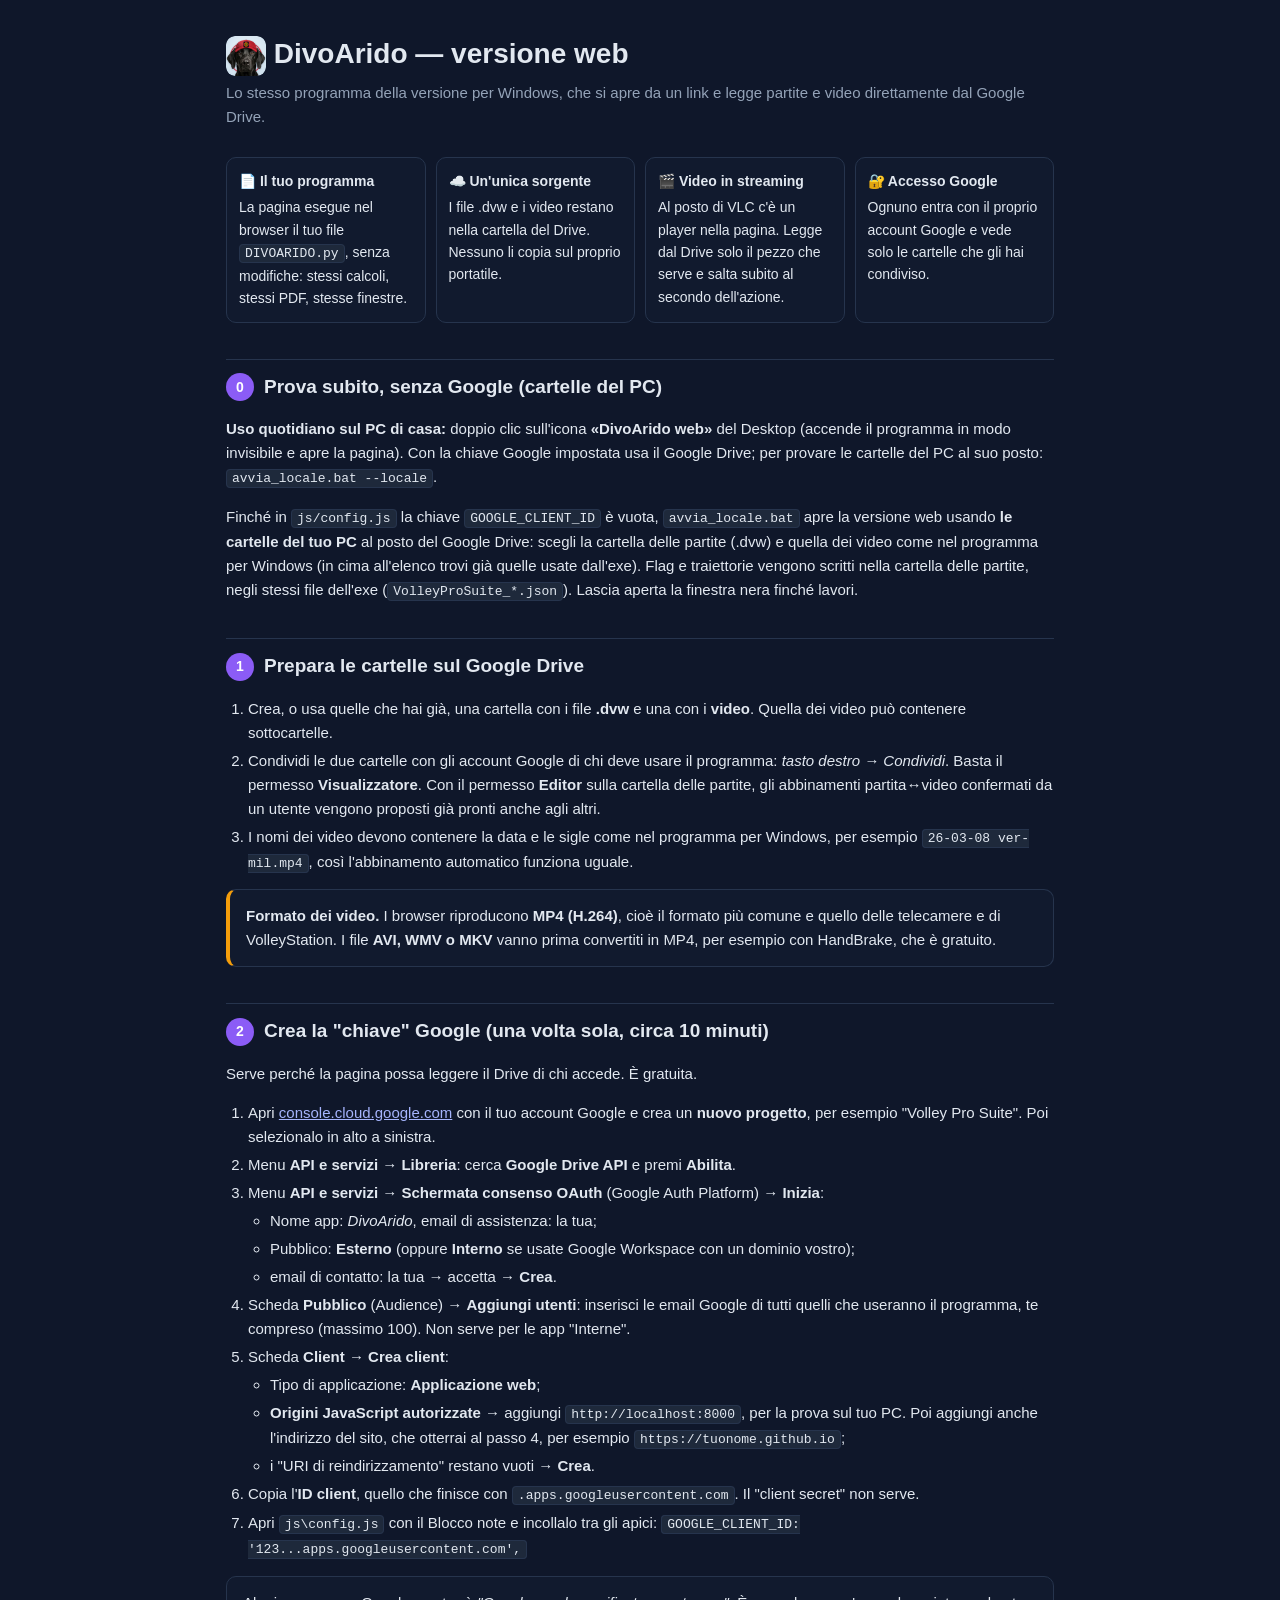
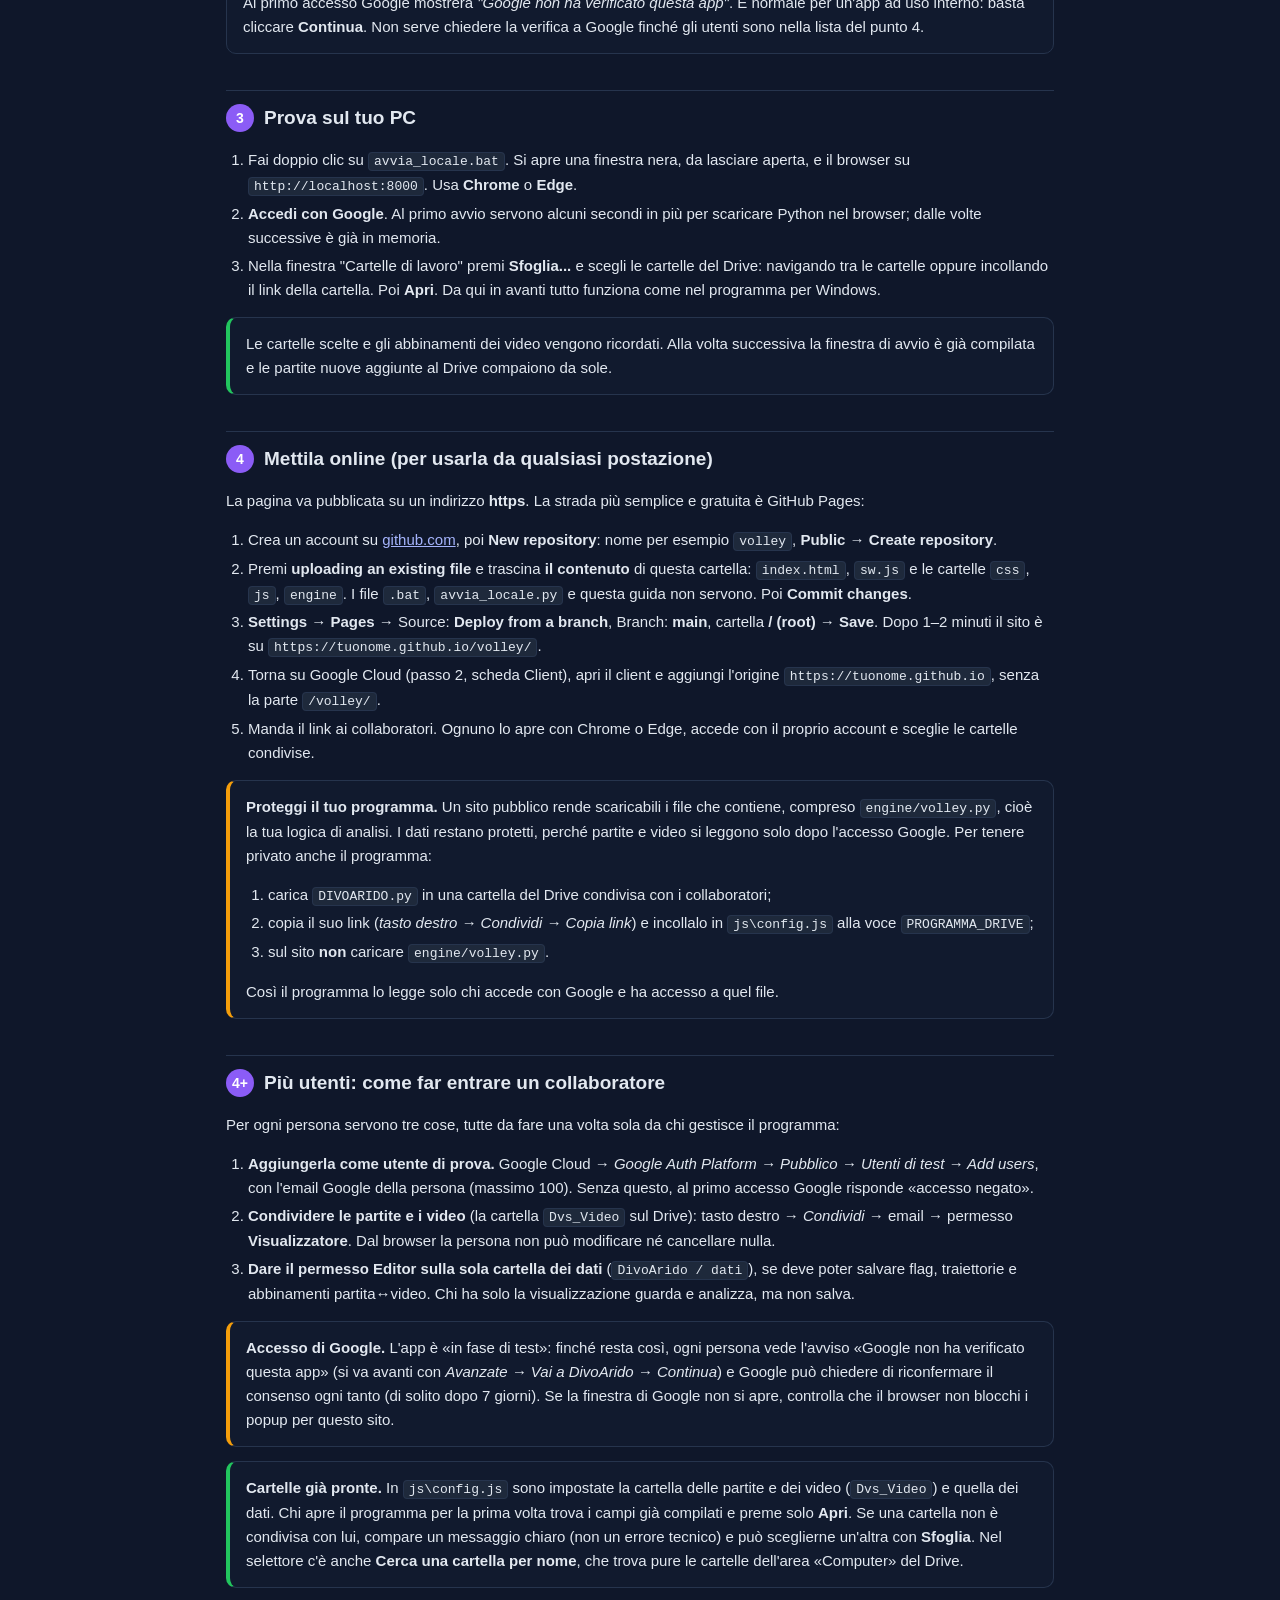
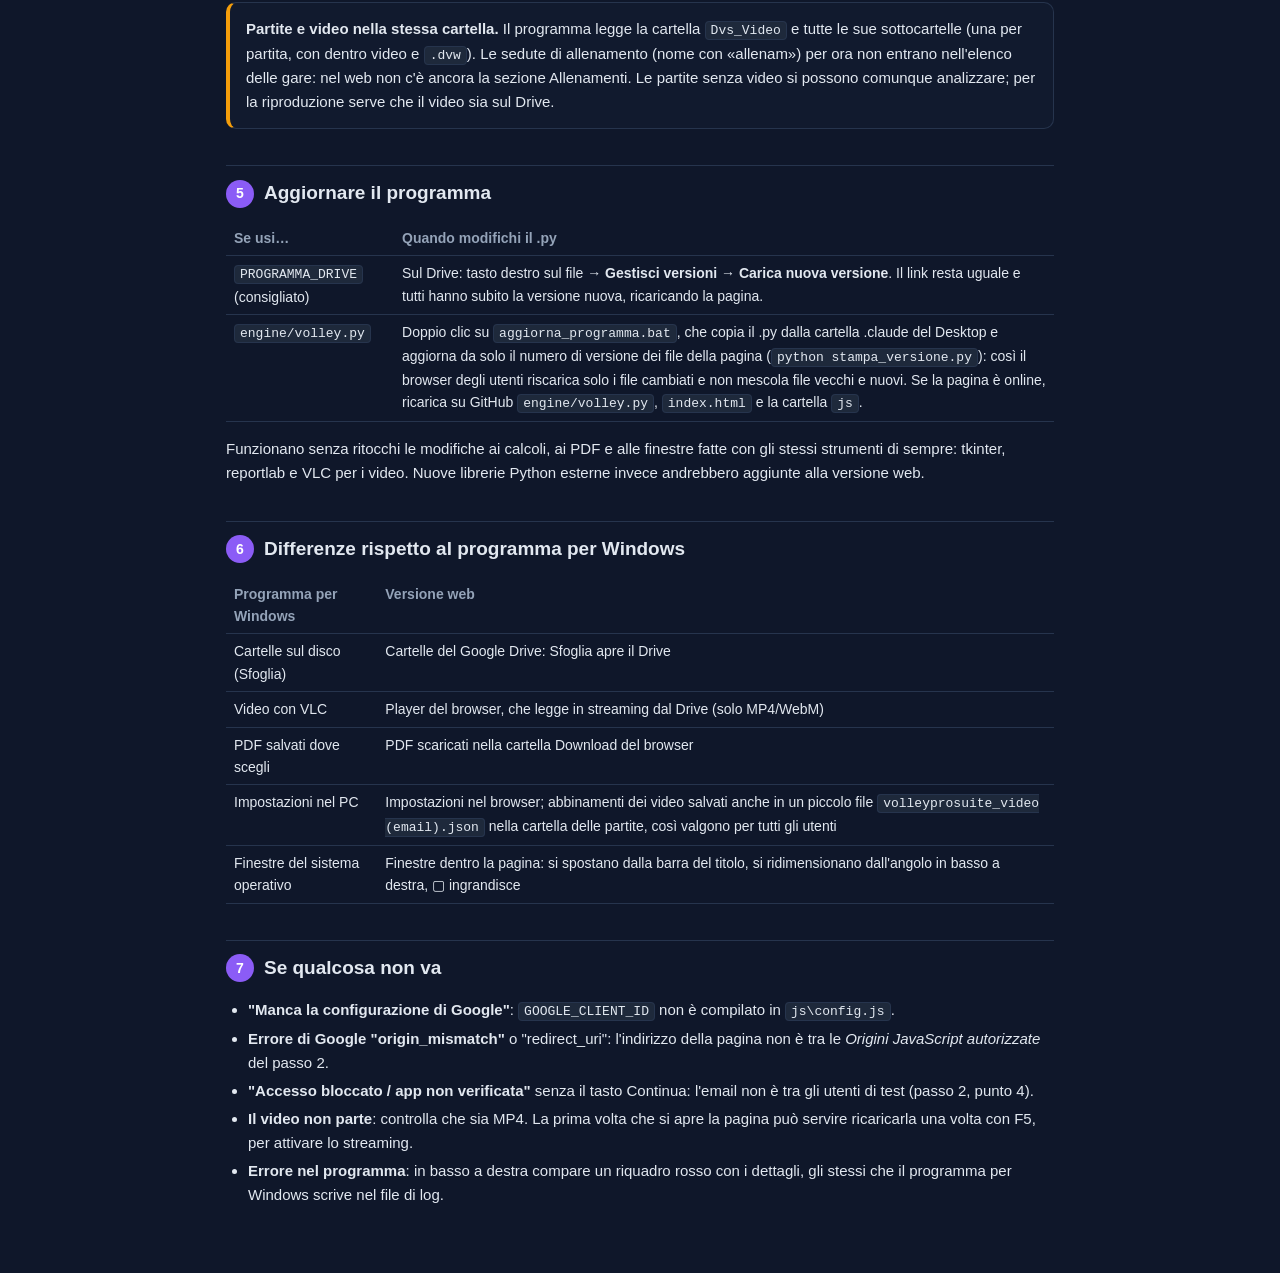
<file: LEGGIMI.html>
<!doctype html>
<html lang="it">
<head>
<meta charset="utf-8">
<meta name="viewport" content="width=device-width, initial-scale=1">
<title>DivoArido web — Guida</title>
<style>
  :root { --bg:#0f172a; --card:#111a2e; --bordo:#26344d; --testo:#e2e8f0; --tenue:#94a3b8; --acc:#8b5cf6; --ok:#22c55e; --att:#f59e0b; }
  * { box-sizing: border-box; }
  body { margin:0; background:var(--bg); color:var(--testo); font:15px/1.6 "Segoe UI", Helvetica, Arial, sans-serif; }
  main { max-width: 860px; margin: 0 auto; padding: 32px 16px 80px; }
  h1 { font-size: 28px; margin: 0 0 4px; }
  .sotto { color: var(--tenue); margin: 0 0 28px; }
  h2 { font-size: 19px; margin: 36px 0 12px; padding-top: 12px; border-top: 1px solid var(--bordo); display:flex; gap:10px; align-items:center; }
  h2 .n { background: var(--acc); color:#fff; border-radius: 50%; width: 28px; height: 28px; display:inline-grid; place-items:center; font-size: 14px; flex: 0 0 auto; }
  h3 { font-size: 15px; margin: 20px 0 6px; color: #c4b5fd; }
  ol, ul { padding-left: 22px; }
  li { margin: 4px 0; }
  code, kbd { background:#1e293b; border:1px solid var(--bordo); border-radius:4px; padding:1px 5px; font-family: Consolas, monospace; font-size: 13px; }
  .card { background: var(--card); border:1px solid var(--bordo); border-radius: 10px; padding: 14px 16px; margin: 14px 0; }
  .nota { border-left: 4px solid var(--att); }
  .ok { border-left: 4px solid var(--ok); }
  .schema { display:grid; grid-template-columns: repeat(auto-fit, minmax(190px, 1fr)); gap: 10px; margin: 14px 0; }
  .schema div { background: var(--card); border:1px solid var(--bordo); border-radius: 10px; padding: 12px; font-size: 14px; }
  .schema b { display:block; margin-bottom: 4px; }
  table { border-collapse: collapse; width: 100%; font-size: 14px; }
  td, th { border-bottom: 1px solid var(--bordo); padding: 6px 8px; text-align: left; vertical-align: top; }
  th { color: var(--tenue); font-weight: 600; }
  a { color: #a5b4fc; }
</style>
</head>
<body>
<main>
<h1><img src="img/logo_128.png" alt="" width="40" height="40" style="vertical-align:middle;border-radius:9px"> DivoArido — versione web</h1>
<p class="sotto">Lo stesso programma della versione per Windows, che si apre da un link e legge partite e video direttamente dal Google Drive.</p>

<div class="schema">
  <div><b>📄 Il tuo programma</b>La pagina esegue nel browser il tuo file <code>DIVOARIDO.py</code>, senza modifiche: stessi calcoli, stessi PDF, stesse finestre.</div>
  <div><b>☁️ Un'unica sorgente</b>I file .dvw e i video restano nella cartella del Drive. Nessuno li copia sul proprio portatile.</div>
  <div><b>🎬 Video in streaming</b>Al posto di VLC c'è un player nella pagina. Legge dal Drive solo il pezzo che serve e salta subito al secondo dell'azione.</div>
  <div><b>🔐 Accesso Google</b>Ognuno entra con il proprio account Google e vede solo le cartelle che gli hai condiviso.</div>
</div>

<h2><span class="n">0</span> Prova subito, senza Google (cartelle del PC)</h2>
<p><b>Uso quotidiano sul PC di casa:</b> doppio clic sull'icona <b>«DivoArido web»</b> del Desktop (accende il programma in modo invisibile e apre la pagina). Con la chiave Google impostata usa il Google Drive; per provare le cartelle del PC al suo posto: <code>avvia_locale.bat --locale</code>.</p>
<p>Finché in <code>js/config.js</code> la chiave <code>GOOGLE_CLIENT_ID</code> è vuota, <code>avvia_locale.bat</code> apre la versione web
usando <b>le cartelle del tuo PC</b> al posto del Google Drive: scegli la cartella delle partite (.dvw) e quella dei video come nel programma
per Windows (in cima all'elenco trovi già quelle usate dall'exe). Flag e traiettorie vengono scritti nella cartella delle partite, negli stessi file
dell'exe (<code>VolleyProSuite_*.json</code>). Lascia aperta la finestra nera finché lavori.</p>
<h2><span class="n">1</span> Prepara le cartelle sul Google Drive</h2>
<ol>
  <li>Crea, o usa quelle che hai già, una cartella con i file <b>.dvw</b> e una con i <b>video</b>. Quella dei video può contenere sottocartelle.</li>
  <li>Condividi le due cartelle con gli account Google di chi deve usare il programma: <i>tasto destro → Condividi</i>. Basta il permesso <b>Visualizzatore</b>. Con il permesso <b>Editor</b> sulla cartella delle partite, gli abbinamenti partita↔video confermati da un utente vengono proposti già pronti anche agli altri.</li>
  <li>I nomi dei video devono contenere la data e le sigle come nel programma per Windows, per esempio <code>26-03-08 ver-mil.mp4</code>, così l'abbinamento automatico funziona uguale.</li>
</ol>
<div class="card nota"><b>Formato dei video.</b> I browser riproducono <b>MP4 (H.264)</b>, cioè il formato più comune e quello delle telecamere e di VolleyStation. I file <b>AVI, WMV o MKV</b> vanno prima convertiti in MP4, per esempio con HandBrake, che è gratuito.</div>

<h2><span class="n">2</span> Crea la "chiave" Google (una volta sola, circa 10 minuti)</h2>
<p>Serve perché la pagina possa leggere il Drive di chi accede. È gratuita.</p>
<ol>
  <li>Apri <a href="https://console.cloud.google.com/projectcreate" target="_blank">console.cloud.google.com</a> con il tuo account Google e crea un <b>nuovo progetto</b>, per esempio "Volley Pro Suite". Poi selezionalo in alto a sinistra.</li>
  <li>Menu <b>API e servizi → Libreria</b>: cerca <b>Google Drive API</b> e premi <b>Abilita</b>.</li>
  <li>Menu <b>API e servizi → Schermata consenso OAuth</b> (Google Auth Platform) → <b>Inizia</b>:
    <ul>
      <li>Nome app: <i>DivoArido</i>, email di assistenza: la tua;</li>
      <li>Pubblico: <b>Esterno</b> (oppure <b>Interno</b> se usate Google Workspace con un dominio vostro);</li>
      <li>email di contatto: la tua → accetta → <b>Crea</b>.</li>
    </ul>
  </li>
  <li>Scheda <b>Pubblico</b> (Audience) → <b>Aggiungi utenti</b>: inserisci le email Google di tutti quelli che useranno il programma, te compreso (massimo 100). Non serve per le app "Interne".</li>
  <li>Scheda <b>Client</b> → <b>Crea client</b>:
    <ul>
      <li>Tipo di applicazione: <b>Applicazione web</b>;</li>
      <li><b>Origini JavaScript autorizzate</b> → aggiungi <code>http://localhost:8000</code>, per la prova sul tuo PC. Poi aggiungi anche l'indirizzo del sito, che otterrai al passo 4, per esempio <code>https://tuonome.github.io</code>;</li>
      <li>i "URI di reindirizzamento" restano vuoti → <b>Crea</b>.</li>
    </ul>
  </li>
  <li>Copia l'<b>ID client</b>, quello che finisce con <code>.apps.googleusercontent.com</code>. Il "client secret" non serve.</li>
  <li>Apri <code>js\config.js</code> con il Blocco note e incollalo tra gli apici: <code>GOOGLE_CLIENT_ID: '123...apps.googleusercontent.com',</code></li>
</ol>
<div class="card">Al primo accesso Google mostrerà <i>"Google non ha verificato questa app"</i>. È normale per un'app ad uso interno: basta cliccare <b>Continua</b>. Non serve chiedere la verifica a Google finché gli utenti sono nella lista del punto 4.</div>

<h2><span class="n">3</span> Prova sul tuo PC</h2>
<ol>
  <li>Fai doppio clic su <code>avvia_locale.bat</code>. Si apre una finestra nera, da lasciare aperta, e il browser su <code>http://localhost:8000</code>. Usa <b>Chrome</b> o <b>Edge</b>.</li>
  <li><b>Accedi con Google</b>. Al primo avvio servono alcuni secondi in più per scaricare Python nel browser; dalle volte successive è già in memoria.</li>
  <li>Nella finestra "Cartelle di lavoro" premi <b>Sfoglia...</b> e scegli le cartelle del Drive: navigando tra le cartelle oppure incollando il link della cartella. Poi <b>Apri</b>. Da qui in avanti tutto funziona come nel programma per Windows.</li>
</ol>
<div class="card ok">Le cartelle scelte e gli abbinamenti dei video vengono ricordati. Alla volta successiva la finestra di avvio è già compilata e le partite nuove aggiunte al Drive compaiono da sole.</div>

<h2><span class="n">4</span> Mettila online (per usarla da qualsiasi postazione)</h2>
<p>La pagina va pubblicata su un indirizzo <b>https</b>. La strada più semplice e gratuita è GitHub Pages:</p>
<ol>
  <li>Crea un account su <a href="https://github.com/signup" target="_blank">github.com</a>, poi <b>New repository</b>: nome per esempio <code>volley</code>, <b>Public</b> → <b>Create repository</b>.</li>
  <li>Premi <b>uploading an existing file</b> e trascina <b>il contenuto</b> di questa cartella: <code>index.html</code>, <code>sw.js</code> e le cartelle <code>css</code>, <code>js</code>, <code>engine</code>. I file <code>.bat</code>, <code>avvia_locale.py</code> e questa guida non servono. Poi <b>Commit changes</b>.</li>
  <li><b>Settings → Pages</b> → Source: <b>Deploy from a branch</b>, Branch: <b>main</b>, cartella <b>/ (root)</b> → <b>Save</b>. Dopo 1–2 minuti il sito è su <code>https://tuonome.github.io/volley/</code>.</li>
  <li>Torna su Google Cloud (passo 2, scheda Client), apri il client e aggiungi l'origine <code>https://tuonome.github.io</code>, senza la parte <code>/volley/</code>.</li>
  <li>Manda il link ai collaboratori. Ognuno lo apre con Chrome o Edge, accede con il proprio account e sceglie le cartelle condivise.</li>
</ol>
<div class="card nota"><b>Proteggi il tuo programma.</b> Un sito pubblico rende scaricabili i file che contiene, compreso <code>engine/volley.py</code>, cioè la tua logica di analisi. I dati restano protetti, perché partite e video si leggono solo dopo l'accesso Google. Per tenere privato anche il programma:
  <ol>
    <li>carica <code>DIVOARIDO.py</code> in una cartella del Drive condivisa con i collaboratori;</li>
    <li>copia il suo link (<i>tasto destro → Condividi → Copia link</i>) e incollalo in <code>js\config.js</code> alla voce <code>PROGRAMMA_DRIVE</code>;</li>
    <li>sul sito <b>non</b> caricare <code>engine/volley.py</code>.</li>
  </ol>
  Così il programma lo legge solo chi accede con Google e ha accesso a quel file.</div>

<h2><span class="n">4+</span> Più utenti: come far entrare un collaboratore</h2>
<p>Per ogni persona servono tre cose, tutte da fare una volta sola da chi gestisce il programma:</p>
<ol>
  <li><b>Aggiungerla come utente di prova.</b> Google Cloud → <i>Google Auth Platform → Pubblico → Utenti di test → Add users</i>, con l'email Google della persona (massimo 100). Senza questo, al primo accesso Google risponde «accesso negato».</li>
  <li><b>Condividere le partite e i video</b> (la cartella <code>Dvs_Video</code> sul Drive): tasto destro → <i>Condividi</i> → email → permesso <b>Visualizzatore</b>. Dal browser la persona non può modificare né cancellare nulla.</li>
  <li><b>Dare il permesso Editor sulla sola cartella dei dati</b> (<code>DivoArido / dati</code>), se deve poter salvare flag, traiettorie e abbinamenti partita↔video. Chi ha solo la visualizzazione guarda e analizza, ma non salva.</li>
</ol>
<div class="card nota"><b>Accesso di Google.</b> L'app è «in fase di test»: finché resta così, ogni persona vede l'avviso «Google non ha verificato questa app» (si va avanti con <i>Avanzate → Vai a DivoArido → Continua</i>) e Google può chiedere di riconfermare il consenso ogni tanto (di solito dopo 7 giorni). Se la finestra di Google non si apre, controlla che il browser non blocchi i popup per questo sito.</div>
<div class="card ok"><b>Cartelle già pronte.</b> In <code>js\config.js</code> sono impostate la cartella delle partite e dei video (<code>Dvs_Video</code>) e quella dei dati. Chi apre il programma per la prima volta trova i campi già compilati e preme solo <b>Apri</b>. Se una cartella non è condivisa con lui, compare un messaggio chiaro (non un errore tecnico) e può sceglierne un'altra con <b>Sfoglia</b>. Nel selettore c'è anche <b>Cerca una cartella per nome</b>, che trova pure le cartelle dell'area «Computer» del Drive.</div>
<div class="card nota"><b>Partite e video nella stessa cartella.</b> Il programma legge la cartella <code>Dvs_Video</code> e tutte le sue sottocartelle (una per partita, con dentro video e <code>.dvw</code>). Le sedute di allenamento (nome con «allenam») per ora non entrano nell'elenco delle gare: nel web non c'è ancora la sezione Allenamenti. Le partite senza video si possono comunque analizzare; per la riproduzione serve che il video sia sul Drive.</div>

<h2><span class="n">5</span> Aggiornare il programma</h2>
<table>
  <tr><th>Se usi…</th><th>Quando modifichi il .py</th></tr>
  <tr><td><code>PROGRAMMA_DRIVE</code> (consigliato)</td><td>Sul Drive: tasto destro sul file → <b>Gestisci versioni → Carica nuova versione</b>. Il link resta uguale e tutti hanno subito la versione nuova, ricaricando la pagina.</td></tr>
  <tr><td><code>engine/volley.py</code></td><td>Doppio clic su <code>aggiorna_programma.bat</code>, che copia il .py dalla cartella .claude del Desktop e aggiorna da solo il numero di versione dei file della pagina (<code>python stampa_versione.py</code>): così il browser degli utenti riscarica solo i file cambiati e non mescola file vecchi e nuovi. Se la pagina è online, ricarica su GitHub <code>engine/volley.py</code>, <code>index.html</code> e la cartella <code>js</code>.</td></tr>
</table>
<p>Funzionano senza ritocchi le modifiche ai calcoli, ai PDF e alle finestre fatte con gli stessi strumenti di sempre: tkinter, reportlab e VLC per i video. Nuove librerie Python esterne invece andrebbero aggiunte alla versione web.</p>

<h2><span class="n">6</span> Differenze rispetto al programma per Windows</h2>
<table>
  <tr><th>Programma per Windows</th><th>Versione web</th></tr>
  <tr><td>Cartelle sul disco (Sfoglia)</td><td>Cartelle del Google Drive: Sfoglia apre il Drive</td></tr>
  <tr><td>Video con VLC</td><td>Player del browser, che legge in streaming dal Drive (solo MP4/WebM)</td></tr>
  <tr><td>PDF salvati dove scegli</td><td>PDF scaricati nella cartella Download del browser</td></tr>
  <tr><td>Impostazioni nel PC</td><td>Impostazioni nel browser; abbinamenti dei video salvati anche in un piccolo file <code>volleyprosuite_video (email).json</code> nella cartella delle partite, così valgono per tutti gli utenti</td></tr>
  <tr><td>Finestre del sistema operativo</td><td>Finestre dentro la pagina: si spostano dalla barra del titolo, si ridimensionano dall'angolo in basso a destra, ▢ ingrandisce</td></tr>
</table>

<h2><span class="n">7</span> Se qualcosa non va</h2>
<ul>
  <li><b>"Manca la configurazione di Google"</b>: <code>GOOGLE_CLIENT_ID</code> non è compilato in <code>js\config.js</code>.</li>
  <li><b>Errore di Google "origin_mismatch"</b> o "redirect_uri": l'indirizzo della pagina non è tra le <i>Origini JavaScript autorizzate</i> del passo 2.</li>
  <li><b>"Accesso bloccato / app non verificata"</b> senza il tasto Continua: l'email non è tra gli utenti di test (passo 2, punto 4).</li>
  <li><b>Il video non parte</b>: controlla che sia MP4. La prima volta che si apre la pagina può servire ricaricarla una volta con F5, per attivare lo streaming.</li>
  <li><b>Errore nel programma</b>: in basso a destra compare un riquadro rosso con i dettagli, gli stessi che il programma per Windows scrive nel file di log.</li>
</ul>
</main>
</body>
</html>
</file>
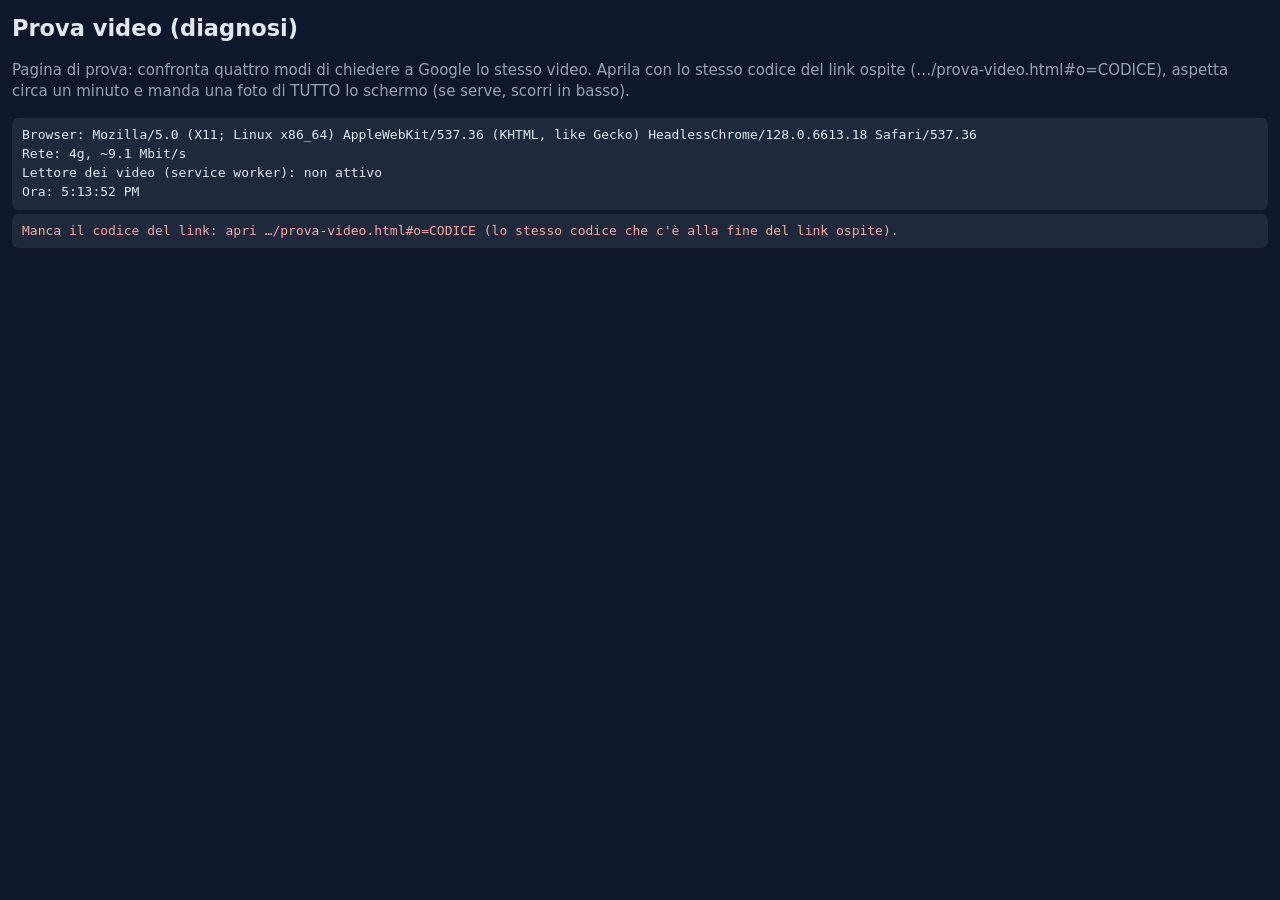
<file: prova-video.html>
<!doctype html>
<html lang="it">
<head>
<meta charset="utf-8">
<meta name="viewport" content="width=device-width, initial-scale=1">
<meta name="referrer" content="no-referrer-when-downgrade">
<title>Prova video</title>
<style>
  body { font: 15px/1.45 system-ui, -apple-system, sans-serif; background: #0f172a; color: #e2e8f0; margin: 12px; }
  h2 { margin: 0 0 6px; } h3 { margin: 16px 0 4px; font-size: 16px; }
  pre { white-space: pre-wrap; word-break: break-word; background: #1e293b; padding: 8px 10px; border-radius: 6px; margin: 4px 0; font-size: 13px; }
  .ok { color: #86efac; } .ko { color: #fca5a5; } .nota { color: #94a3b8; }
  video { width: 100%; max-height: 140px; background: #000; margin-top: 4px; }
</style>
<script src="js/config.js"></script>
</head>
<body>
<h2>Prova video (diagnosi)</h2>
<p class="nota">Pagina di prova: confronta quattro modi di chiedere a Google lo stesso video. Aprila con lo stesso codice del link ospite (…/prova-video.html#o=CODICE),
aspetta circa un minuto e manda una foto di TUTTO lo schermo (se serve, scorri in basso).</p>
<pre id="intro">Preparo…</pre>
<div id="out"></div>
<script type="module">
import { DriveOspite, tokenOspiteDaUrl } from './js/ospite.js';

const CFG = window.VPS_CONFIG || {};
const $ = (id) => document.getElementById(id);
const out = $('out');
const attesa = (ms) => new Promise((x) => setTimeout(x, ms));
const riga = (cls, t) => { const p = document.createElement('pre'); if (cls) p.className = cls; p.textContent = t; out.lastElementChild ? out.append(p) : out.append(p); return p; };
const titolo = (t) => { const h = document.createElement('h3'); h.textContent = t; out.append(h); };

$('intro').textContent = 'Browser: ' + navigator.userAgent + '\nRete: ' + ((navigator.connection && (navigator.connection.effectiveType + ', ~' + navigator.connection.downlink + ' Mbit/s')) || 'n.d.') +
  '\nLettore dei video (service worker): ' + (navigator.serviceWorker ? (navigator.serviceWorker.controller ? 'attivo' : 'non attivo') : 'non supportato') + '\nOra: ' + new Date().toLocaleTimeString();

// prova con l'elemento <video> (come fa la pagina vera): quanto ci mette ad avere i dati e con quale errore finisce
function provaVideo(url, ms = 15000) {
  return new Promise((ok) => {
    const v = document.createElement('video');
    v.muted = true; v.playsInline = true; v.preload = 'auto'; v.controls = true;
    out.append(v);
    const t0 = performance.now();
    let fine = false;
    const chiudi = (esito) => { if (fine) return; fine = true; clearTimeout(timer); ok({ esito, ms: Math.round(performance.now() - t0), pronto: v.readyState, rete: v.networkState, w: v.videoWidth, h: v.videoHeight, dur: isFinite(v.duration) ? Math.round(v.duration) : null, err: v.error ? v.error.code + (v.error.message ? ' ' + v.error.message : '') : null, el: v }); };
    const timer = setTimeout(() => chiudi('nessuna risposta in ' + ms / 1000 + ' s'), ms);
    v.addEventListener('loadedmetadata', () => chiudi('metadati ricevuti'));
    v.addEventListener('error', () => chiudi('errore'));
    v.src = url;
    v.load();
  });
}

// prova con fetch (solo intestazioni): risposta e tempi
async function provaFetch(url, ms = 8000) {
  const ac = new AbortController(); const t = setTimeout(() => ac.abort(), ms); const t0 = performance.now();
  try {
    const r = await fetch(url, { signal: ac.signal });
    const dt = Math.round(performance.now() - t0);
    let det = '';
    if (!r.ok) { try { det = (await r.text()).slice(0, 200).replace(/\s+/g, ' '); } catch (e) {} }
    else det = (r.headers.get('content-type') || '') + ' ' + (r.headers.get('content-length') || '') + ' ' + (r.headers.get('accept-ranges') || '');
    try { ac.abort(); } catch (e) {}
    return { ok: r.ok, testo: 'stato ' + r.status + ' in ' + dt + ' ms ' + det.trim() };
  } catch (e) { return { ok: false, testo: 'nessuna risposta: ' + ((e && e.name) || '') + ' ' + ((e && e.message) || '') + ' dopo ' + Math.round(performance.now() - t0) + ' ms' }; }
  finally { clearTimeout(t); }
}

(async () => {
  const codice = tokenOspiteDaUrl();
  if (!codice) { riga('ko', 'Manca il codice del link: apri …/prova-video.html#o=CODICE (lo stesso codice che c\'è alla fine del link ospite).'); return; }
  let d;
  try { d = new DriveOspite(CFG, codice); await d.apri(); } catch (e) { riga('ko', 'Il link non risponde: ' + ((e && e.message) || e)); return; }
  const dati = d.datiVideoSW();
  const api = String(d.api || 'https://www.googleapis.com/drive/v3').replace(/\/$/, '');
  const gare = (d.info.gare || []).filter((g) => g.v);
  riga('nota', 'Link valido. Partite con video: ' + gare.length + '. Chiave API presente: ' + (dati.key ? 'sì' : 'NO') + '. Chiavi di risorsa: ' + Object.keys(dati.claves || {}).length);
  const g = gare[0];
  if (!g) { riga('ko', 'Nessun video nel link.'); return; }
  const id = g.v;
  riga('nota', 'Video provato: ' + (g.r || g.n) + ' (' + (g.z ? Math.round(g.z / 1048576) + ' MB' : 'peso n.d.') + ')');
  const k = encodeURIComponent(dati.key || '');
  const varianti = [
    ['A. Google API con chiave (come la pagina)', `${api}/files/${encodeURIComponent(id)}?alt=media&supportsAllDrives=true&key=${k}`],
    ['B. drive.usercontent.google.com (download diretto)', `https://drive.usercontent.google.com/download?id=${encodeURIComponent(id)}&export=download&confirm=t`],
    ['C. drive.google.com/uc (download classico)', `https://drive.google.com/uc?export=download&id=${encodeURIComponent(id)}&confirm=t`],
    ['D. Google API con chiave, senza «supportsAllDrives»', `${api}/files/${encodeURIComponent(id)}?alt=media&key=${k}`],
  ];
  for (const [nome, url] of varianti) {
    titolo(nome);
    const rv = await provaVideo(url);
    const buono = rv.esito === 'metadati ricevuti' && rv.w > 0;
    riga(buono ? 'ok' : 'ko', 'Video: ' + rv.esito + ' in ' + rv.ms + ' ms · pronto ' + rv.pronto + ' · rete ' + rv.rete + ' · immagine ' + rv.w + 'x' + rv.h + ' · durata ' + rv.dur + ' s' + (rv.err ? ' · errore ' + rv.err : ''));
    try { rv.el.pause(); rv.el.removeAttribute('src'); rv.el.load(); } catch (e) {}
    rv.el.remove();
    const rf = await provaFetch(url);
    riga(rf.ok ? 'ok' : 'ko', 'Richiesta: ' + rf.testo);
    await attesa(500);
  }
  titolo('Fine');
  riga('nota', 'Test finito alle ' + new Date().toLocaleTimeString() + '. Manda la foto di tutto lo schermo.');
})();
</script>
</body>
</html>
</file>
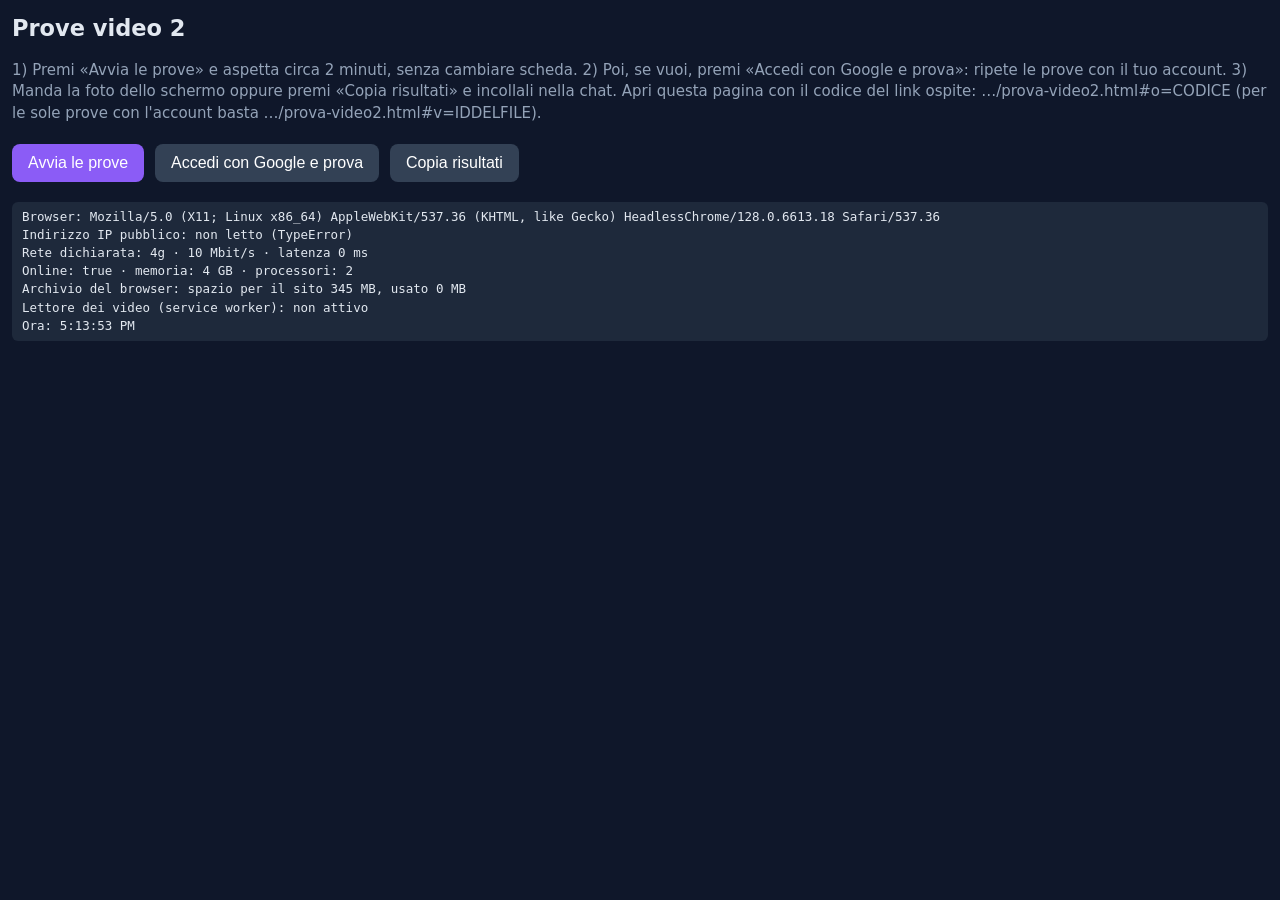
<file: prova-video2.html>
<!doctype html>
<html lang="it">
<head>
<meta charset="utf-8">
<meta name="viewport" content="width=device-width, initial-scale=1">
<meta name="referrer" content="no-referrer-when-downgrade">
<title>Prove video 2</title>
<style>
  body { font: 15px/1.45 system-ui, -apple-system, sans-serif; background: #0f172a; color: #e2e8f0; margin: 12px; }
  h2 { margin: 0 0 6px; } h3 { margin: 14px 0 4px; font-size: 15px; color: #c4b5fd; }
  pre { white-space: pre-wrap; word-break: break-word; background: #1e293b; padding: 6px 10px; border-radius: 6px; margin: 3px 0; font-size: 12.5px; }
  .ok { color: #86efac; } .ko { color: #fca5a5; } .av { color: #fcd34d; } .nota { color: #94a3b8; }
  button { font-size: 16px; padding: 10px 16px; border-radius: 8px; border: 0; margin: 4px 6px 4px 0; background: #8b5cf6; color: #fff; }
  button.sec { background: #334155; }
  #riep { display: flex; flex-wrap: wrap; gap: 5px; margin: 8px 0; }
  .chip { font-size: 12px; padding: 3px 8px; border-radius: 12px; background: #1e293b; border: 1px solid #334155; }
  .chip.ok { border-color: #22c55e; } .chip.ko { border-color: #ef4444; } .chip.av { border-color: #f59e0b; }
  video { width: 100%; max-height: 110px; background: #000; margin-top: 3px; }
</style>
<script src="js/config.js"></script>
</head>
<body>
<h2>Prove video 2</h2>
<p class="nota">1) Premi «Avvia le prove» e aspetta circa 2 minuti, senza cambiare scheda. 2) Poi, se vuoi, premi «Accedi con Google e prova»: ripete le prove con il tuo account.
3) Manda la foto dello schermo oppure premi «Copia risultati» e incollali nella chat. Apri questa pagina con il codice del link ospite: …/prova-video2.html#o=CODICE
(per le sole prove con l'account basta …/prova-video2.html#v=IDDELFILE).</p>
<div>
  <button id="avvia">Avvia le prove</button>
  <button id="google" class="sec">Accedi con Google e prova</button>
  <button id="copia" class="sec">Copia risultati</button>
</div>
<div id="riep"></div>
<pre id="info">Preparo…</pre>
<div id="out"></div>
<script type="module">
import { DriveOspite, tokenOspiteDaUrl } from './js/ospite.js';

const CFG = window.VPS_CONFIG || {};
const $ = (id) => document.getElementById(id);
const out = $('out');
const attesa = (ms) => new Promise((x) => setTimeout(x, ms));
const H = new URLSearchParams(location.hash.replace(/^#/, ''));
const R = [];               // risultati: {nome, esito: 'ok'|'ko'|'av', testo}
let ctx = null;             // {api, id, key, nomeVideo, dimMB}
let inCorso = false;

function riepilogo() {
  $('riep').innerHTML = '';
  for (const r of R) { const c = document.createElement('span'); c.className = 'chip ' + r.esito; c.textContent = (r.esito === 'ok' ? '✓ ' : r.esito === 'ko' ? '✗ ' : '! ') + r.nome; $('riep').append(c); }
}
function registra(nome, esito, testo) {
  R.push({ nome, esito, testo });
  const p = document.createElement('pre'); p.className = esito; p.textContent = nome + ': ' + testo; out.append(p);
  riepilogo();
}
const titolo = (t) => { const h = document.createElement('h3'); h.textContent = t; out.append(h); };
const mediana = (a) => { const s = [...a].sort((x, y) => x - y); return s.length ? s[Math.floor(s.length / 2)] : null; };

// ---------- informazioni sul dispositivo ----------
async function info() {
  const n = navigator, c = n.connection || {};
  let mem = 'n.d.';
  try { const e = await n.storage.estimate(); mem = 'spazio per il sito ' + Math.round(e.quota / 1048576) + ' MB, usato ' + Math.round(e.usage / 1048576) + ' MB'; } catch (e) {}
  // indirizzo IP pubblico (servizi che non sono di Google): dice se il tablet e' sulla rete dell'ufficio o su quella dell'operatore del telefono
  let ip = 'non letto';
  const proveIp = [['https://api.ipify.org?format=json', (j) => j.ip], ['https://www.cloudflare.com/cdn-cgi/trace', null]];
  for (const [u, f] of proveIp) {
    try {
      const ac = new AbortController(); const t = setTimeout(() => ac.abort(), 6000);
      const r = await fetch(u, { signal: ac.signal }); clearTimeout(t);
      if (f) ip = f(await r.json()); else { const tx = await r.text(); const m = /ip=(\S+)/.exec(tx), l = /loc=(\S+)/.exec(tx); ip = (m ? m[1] : '?') + (l ? ' (' + l[1] + ')' : ''); }
      break;
    } catch (e) { ip = 'non letto (' + ((e && e.name) || 'errore') + ')'; }
  }
  $('info').textContent = 'Browser: ' + n.userAgent + '\nIndirizzo IP pubblico: ' + ip + '\nRete dichiarata: ' + (c.effectiveType || 'n.d.') + ' · ' + (c.downlink != null ? c.downlink + ' Mbit/s' : 'n.d.') + ' · latenza ' + (c.rtt != null ? c.rtt + ' ms' : 'n.d.') +
    '\nOnline: ' + n.onLine + ' · memoria: ' + (n.deviceMemory || 'n.d.') + ' GB · processori: ' + (n.hardwareConcurrency || 'n.d.') + '\nArchivio del browser: ' + mem +
    '\nLettore dei video (service worker): ' + (n.serviceWorker ? (n.serviceWorker.controller ? 'attivo' : 'non attivo') : 'non supportato') + '\nOra: ' + new Date().toLocaleTimeString();
}

// ---------- strumenti ----------
function creaVideo() {
  const v = document.createElement('video');
  v.muted = true; v.playsInline = true; v.preload = 'metadata'; v.controls = true;
  v.setAttribute('playsinline', ''); v.setAttribute('muted', '');
  out.append(v); return v;
}
function quando(v, ev, ms) {
  return new Promise((ok) => {
    let fine = false;
    const chiudi = (r) => { if (fine) return; fine = true; clearTimeout(t); v.removeEventListener(ev, f); v.removeEventListener('error', g); ok(r); };
    const f = () => chiudi({ ev });
    const g = () => chiudi({ err: v.error ? v.error.code : '?' });
    const t = setTimeout(() => chiudi({ timeout: true }), ms);
    v.addEventListener(ev, f); v.addEventListener('error', g);
  });
}
function esito(r) { return r.ev ? 'ok' : r.err ? 'errore ' + r.err : 'nessuna risposta'; }

async function provaVideo(nome, url, { salto = true, riproduci = true } = {}) {
  const v = creaVideo(); const t0 = performance.now();
  v.src = url; v.load();
  const m = await quando(v, 'loadedmetadata', 15000);
  const tm = Math.round(performance.now() - t0);
  registra(nome + ' · apertura', m.ev ? 'ok' : 'ko', esito(m) + ' in ' + tm + ' ms' + (m.ev ? ' · ' + v.videoWidth + 'x' + v.videoHeight + ' · durata ' + Math.round(v.duration) + ' s' : ''));
  if (m.ev && salto) {
    const dest = Math.min(2400, Math.floor(v.duration / 2)); const ts = performance.now();
    v.currentTime = dest;
    const s = await quando(v, 'seeked', 25000);
    registra(nome + ' · salto a ' + Math.round(dest / 60) + ' min', s.ev ? 'ok' : 'ko', esito(s) + ' in ' + Math.round(performance.now() - ts) + ' ms · pronto ' + v.readyState);
  }
  if (m.ev && riproduci) {
    let attese = 0; const inc = () => attese++; v.addEventListener('waiting', inc);
    try { await v.play(); } catch (e) { registra(nome + ' · riproduzione', 'av', 'play() rifiutato: ' + e.name); }
    const c0 = v.currentTime; await attesa(15000);
    const avanz = v.currentTime - c0; v.pause(); v.removeEventListener('waiting', inc);
    registra(nome + ' · riproduzione 15 s', avanz >= 12 ? 'ok' : avanz >= 6 ? 'av' : 'ko', 'avanzato ' + avanz.toFixed(1) + ' s su 15 · interruzioni: ' + attese);
  }
  try { v.pause(); v.removeAttribute('src'); v.load(); } catch (e) {}
  v.remove();
}

// richieste piccole, una dopo l'altra: quante riescono e in quanto tempo
async function raffica(nome, url, intest, n = 8) {
  const tempi = []; let ko = 0, ultimo = '';
  for (let i = 0; i < n; i++) {
    const ac = new AbortController(); const t = setTimeout(() => ac.abort(), 10000); const t0 = performance.now();
    try { const r = await fetch(url + '&n=' + i, { headers: intest, signal: ac.signal }); tempi.push(Math.round(performance.now() - t0)); if (!(r.status === 206 || r.status === 200)) { ko++; ultimo = 'stato ' + r.status; } try { await r.arrayBuffer(); } catch (e) {} }
    catch (e) { ko++; ultimo = (e && e.name) + ' ' + (e && e.message); tempi.push(Math.round(performance.now() - t0)); }
    finally { clearTimeout(t); }
    await attesa(300);
  }
  registra(nome, ko === 0 ? 'ok' : ko < n ? 'av' : 'ko', (n - ko) + '/' + n + ' riuscite · tempo tipico ' + mediana(tempi) + ' ms · massimo ' + Math.max(...tempi) + ' ms' + (ultimo ? ' · ultimo errore: ' + ultimo : ''));
}

// scarico di un intervallo (8 MB): velocita' reale
async function velocita(nome, url, intest, offset) {
  const MB = 8, a = offset, b = offset + MB * 1048576 - 1;
  const ac = new AbortController(); const t = setTimeout(() => ac.abort(), 40000); const t0 = performance.now();
  try {
    const r = await fetch(url, { headers: Object.assign({ Range: 'bytes=' + a + '-' + b }, intest), signal: ac.signal });
    const buf = await r.arrayBuffer(); const s = (performance.now() - t0) / 1000;
    registra(nome, r.status === 206 && buf.byteLength > MB * 1048576 * 0.9 ? 'ok' : 'av', 'stato ' + r.status + ' · ' + (buf.byteLength / 1048576).toFixed(1) + ' MB in ' + s.toFixed(1) + ' s = ' + ((buf.byteLength * 8) / 1e6 / s).toFixed(1) + ' Mbit/s');
  } catch (e) { registra(nome, 'ko', 'non riuscito: ' + ((e && e.name) || '') + ' ' + ((e && e.message) || '') + ' dopo ' + ((performance.now() - t0) / 1000).toFixed(1) + ' s'); }
  finally { clearTimeout(t); }
}

// ---------- preparazione ----------
async function preparaContesto() {
  if (ctx) return ctx;
  const codice = tokenOspiteDaUrl();
  const api = 'https://www.googleapis.com/drive/v3';
  if (codice) {
    const d = new DriveOspite(CFG, codice); await d.apri();
    const dati = d.datiVideoSW(); const g = (d.info.gare || []).filter((x) => x.v)[0];
    if (!g) throw new Error('nessun video nel link');
    ctx = { api: String(d.api || api).replace(/\/$/, ''), id: g.v, key: dati.key, nomeVideo: g.r || g.n, dimMB: g.z ? Math.round(g.z / 1048576) : 0 };
  } else if (H.get('v')) {
    ctx = { api, id: H.get('v'), key: '', nomeVideo: '(file indicato nell\'indirizzo)', dimMB: 0 };
  } else throw new Error('manca il codice del link (…#o=CODICE) o il file (…#v=ID)');
  return ctx;
}
const urlApi = (c, extra) => `${c.api}/files/${encodeURIComponent(c.id)}?alt=media&supportsAllDrives=true${extra || ''}`;

// ---------- prove anonime (chiave pubblica del link) ----------
async function proveAnonime() {
  const c = await preparaContesto();
  if (!c.key) { registra('Chiave API', 'av', 'assente: salto le prove anonime'); return; }
  const u = urlApi(c, '&key=' + encodeURIComponent(c.key));
  const dimOff = (c.dimMB || 900) * 1048576;
  titolo('Video provato: ' + c.nomeVideo + (c.dimMB ? ' (' + c.dimMB + ' MB)' : ''));
  titolo('1. Richieste piccole di seguito (anonime, API con chiave)');
  await raffica('Piccole CON intestazione Range (come il lettore)', u, { Range: 'bytes=0-1' });
  await raffica('Piccole SENZA intestazione Range', u, {});
  titolo('2. Velocita\' reale verso Google (8 MB per volta)');
  await velocita('Intervallo a 40%', u, {}, Math.floor(dimOff * 0.4));
  await velocita('Intervallo a 70%', u, {}, Math.floor(dimOff * 0.7));
  titolo('3. Lettura come il video della pagina (API con chiave)');
  await provaVideo('Video API', u);
  titolo('4. Altri indirizzi di Google');
  await provaVideo('Video usercontent', `https://drive.usercontent.google.com/download?id=${encodeURIComponent(c.id)}&export=download&confirm=t`, { salto: false, riproduci: false });
  await provaVideo('Video drive.google.com/uc', `https://drive.google.com/uc?export=download&id=${encodeURIComponent(c.id)}&confirm=t`, { salto: false, riproduci: false });
  titolo('5. Lettore dei video della pagina (service worker)');
  if (navigator.serviceWorker && navigator.serviceWorker.controller) {
    // come fa il programma: si consegnano al lettore la chiave e l'indirizzo, altrimenti dovrebbe chiederli alla pagina
    try { navigator.serviceWorker.controller.postMessage({ tipo: 'ospite', api: c.api, key: c.key, claves: {} }); } catch (e) {}
    await attesa(300);
    const t0 = performance.now(); const ac = new AbortController(); const t = setTimeout(() => ac.abort(), 12000);
    try { const r = await fetch('__drive__/' + encodeURIComponent(c.id), { headers: { Range: 'bytes=0-1' }, signal: ac.signal }); registra('Lettore dei video', r.status === 206 ? 'ok' : 'ko', 'stato ' + r.status + ' in ' + Math.round(performance.now() - t0) + ' ms'); }
    catch (e) { registra('Lettore dei video', 'ko', ((e && e.name) || '') + ' ' + ((e && e.message) || '') + ' dopo ' + Math.round(performance.now() - t0) + ' ms'); }
    finally { clearTimeout(t); }
    // il video aperto dal lettore a pezzi (chiede a Google 8 MB per volta): e' la strada originale del programma per gli ospiti
    await provaVideo('Video dal lettore a pezzi', '__drive__/' + encodeURIComponent(c.id));
  } else registra('Lettore dei video', 'av', 'non attivo su questa pagina: ricarica con un normale F5 (non Ctrl+F5) e premi di nuovo «Avvia le prove»');
}

// ---------- prove con l'account Google ----------
function caricaGis() {
  return new Promise((ok, ko) => {
    if (window.google && google.accounts && google.accounts.oauth2) return ok();
    const s = document.createElement('script'); s.src = 'https://accounts.google.com/gsi/client'; s.onload = ok; s.onerror = () => ko(new Error('login di Google non raggiungibile')); document.head.append(s);
  });
}
function tokenGoogle() {
  return caricaGis().then(() => new Promise((ok, ko) => {
    const cl = google.accounts.oauth2.initTokenClient({ client_id: CFG.GOOGLE_CLIENT_ID, scope: 'https://www.googleapis.com/auth/drive.readonly',
      callback: (r) => (r.error ? ko(new Error(r.error)) : ok(r.access_token)), error_callback: (e) => ko(new Error((e && e.type) || 'accesso annullato')) });
    cl.requestAccessToken({ prompt: '' });
  }));
}
async function proveAccount() {
  titolo('PROVE CON L\'ACCOUNT GOOGLE (accesso identificato)');
  const c = await preparaContesto();
  let tok;
  try { tok = await tokenGoogle(); } catch (e) { registra('Accesso con Google', 'ko', (e && e.message) || String(e)); return; }
  registra('Accesso con Google', 'ok', 'riuscito');
  const u = urlApi(c);
  const dimOff = (c.dimMB || 900) * 1048576;
  const auth = { Authorization: 'Bearer ' + tok };
  await raffica('[Account] Piccole con Range', u, Object.assign({ Range: 'bytes=0-1' }, auth));
  await velocita('[Account] Intervallo a 40%', u, auth, Math.floor(dimOff * 0.4));
  await velocita('[Account] Intervallo a 70%', u, auth, Math.floor(dimOff * 0.7));
  await provaVideo('[Account] Video', urlApi(c, '&access_token=' + encodeURIComponent(tok)));
}

async function esegui(fn) {
  if (inCorso) return; inCorso = true; $('avvia').disabled = true; $('google').disabled = true;
  try { await fn(); } catch (e) { registra('Errore', 'ko', (e && e.message) || String(e)); }
  titolo('Fine: ' + new Date().toLocaleTimeString());
  inCorso = false; $('avvia').disabled = false; $('google').disabled = false; await info();
}
$('avvia').onclick = () => esegui(proveAnonime);
$('google').onclick = () => esegui(proveAccount);
$('copia').onclick = async () => {
  const t = $('info').textContent + '\n\n' + R.map((r) => (r.esito === 'ok' ? 'OK  ' : r.esito === 'ko' ? 'KO  ' : 'AV  ') + r.nome + ': ' + r.testo).join('\n');
  try { await navigator.clipboard.writeText(t); $('copia').textContent = 'Copiato!'; } catch (e) { $('copia').textContent = 'Copia non riuscita: usa la foto'; }
  setTimeout(() => { $('copia').textContent = 'Copia risultati'; }, 2500);
};
await info();
</script>
</body>
</html>
</file>
